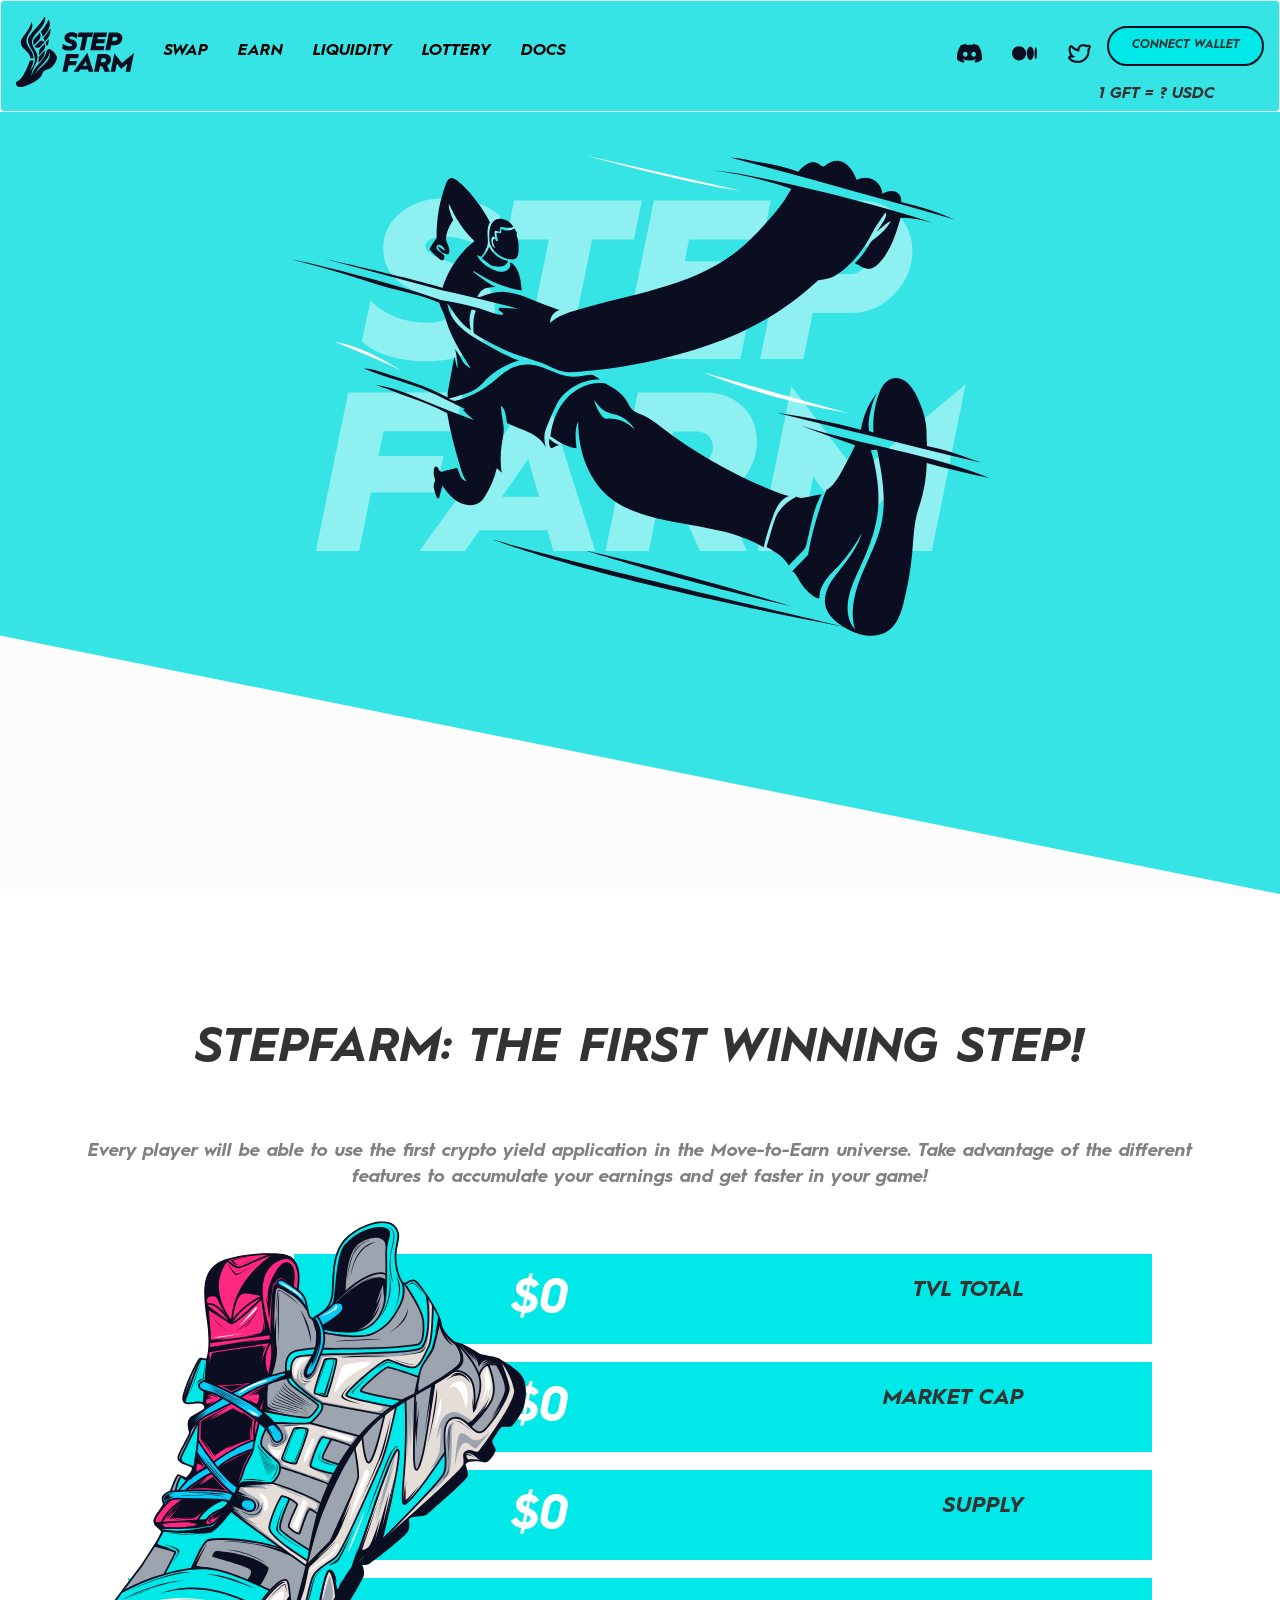
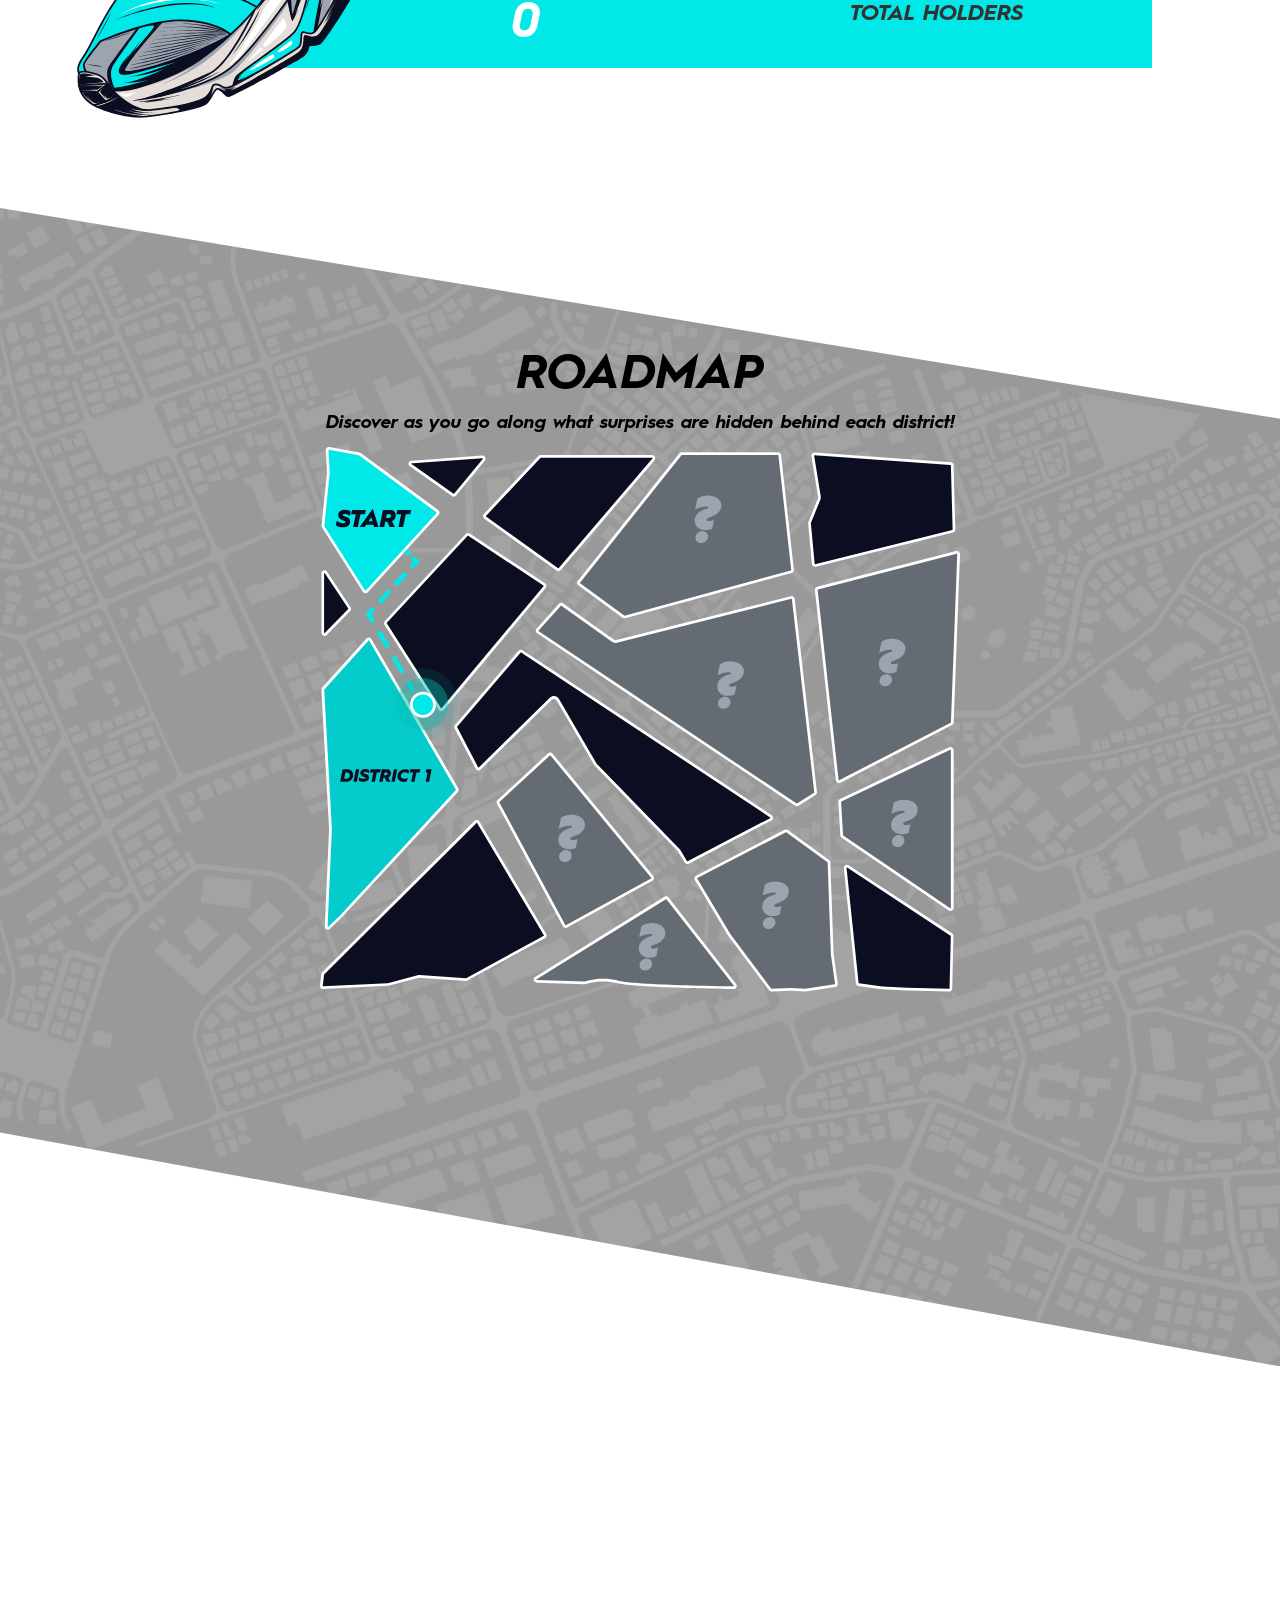
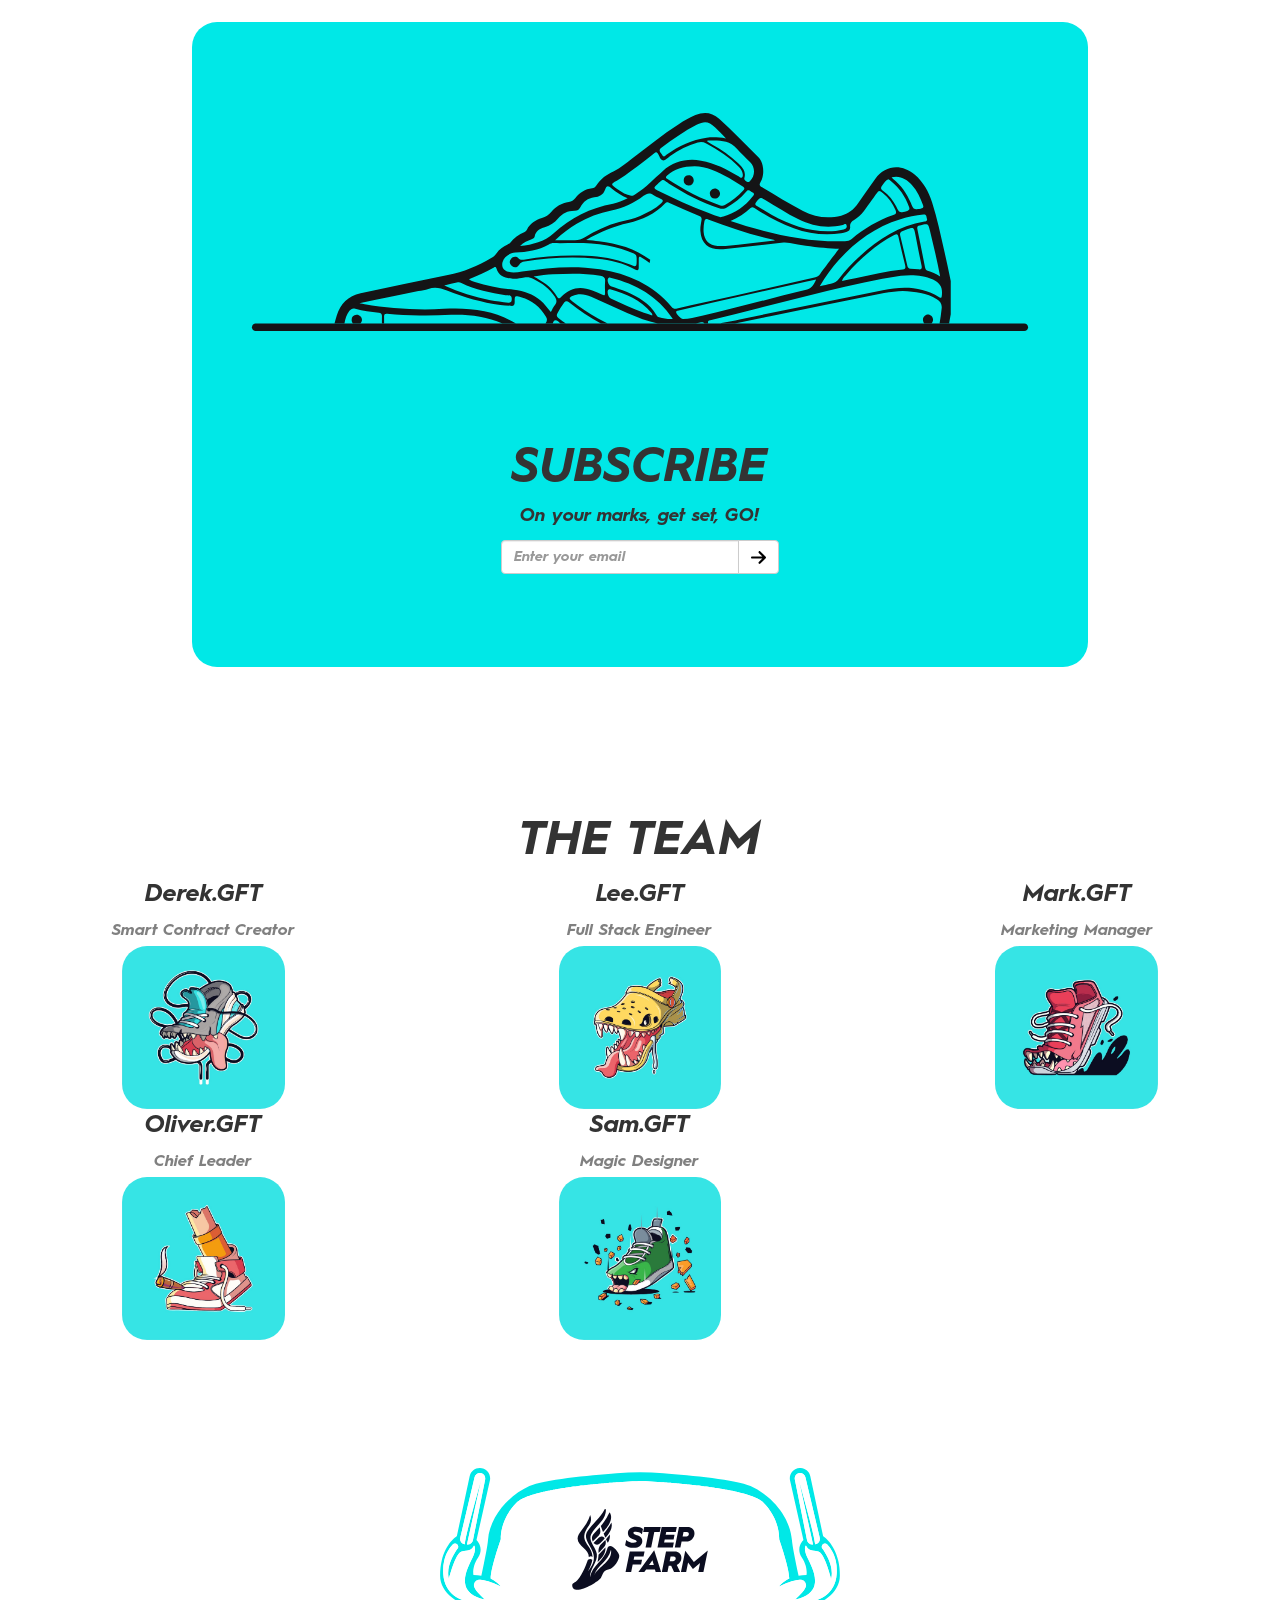
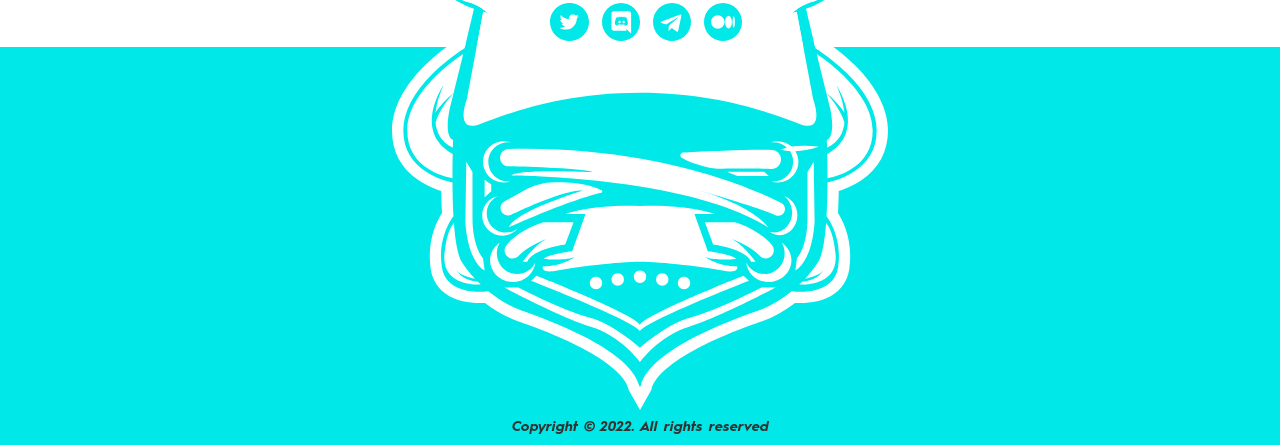
<file: index.html>
<!DOCTYPE html>
<html lang="en">
<head>
  <meta charset="UTF-8">
  <meta http-equiv="X-UA-Compatible" content="IE=edge">
  <meta name="viewport" content="width=device-width, initial-scale=1.0">
  <meta name="title" content="StepFarm - Swap, stake, and earn M2E tokens."/>
  <meta name="description" content="StepFarm is the first M2E - Move to Earn - DEX. It is used for swapping, staking and earning BEP20 tokens on the BNB chain, such as the STEPN tokens GMT and GST."/>
  <meta name="image" content="StepFarm image URL"/>
  <title>StepFarm - Swap, stake, and earn M2E tokens.</title>
  <link rel="icon" type="image/x-icon" href="images/favicon.jpg">
  <link rel="stylesheet" href="bootstrap.min.css" integrity="sha384-BVYiiSIFeK1dGmJRAkycuHAHRg32OmUcww7on3RYdg4Va+PmSTsz/K68vbdEjh4u" crossorigin="anonymous">
  <link rel="stylesheet" href="styles.css">
  <link rel="stylesheet" href="spinner.css">
  <script
    type="text/javascript"
    src="lib/jquery-3.6.0.min.js"
    integrity="sha256-/xUj+3OJU5yExlq6GSYGSHk7tPXikynS7ogEvDej/m4="
    crossorigin="anonymous"></script>
  <script type="text/javascript" src="lib/bootstrap.min.js" integrity="sha384-Tc5IQib027qvyjSMfHjOMaLkfuWVxZxUPnCJA7l2mCWNIpG9mGCD8wGNIcPD7Txa" crossorigin="anonymous"></script>
  <script type="text/javascript" src="lib/noframework.waypoints.min.js"></script>
  <script type="text/javascript" src="lib/counterup2.js"></script>
  <script type="text/javascript" src="lib/web3.min.js"></script>
  <script type="text/javascript" src="lib/web3modal.js"></script>
  <script type="text/javascript" src="lib/evmchains.js"></script>
  <script type="text/javascript" src="lib/web3-provider.js"></script>
  <script type="text/javascript" src="lib/fortmatic.js"></script>
  <script type="text/javascript" src="lib/torus.umd.min.js"></script>
  <script type="text/javascript" src="lib/confetti.browser.min.js"></script>
    
  <script type="text/javascript" src="constants/constants.js"></script>
  <script type="text/javascript" src="components/header.js"></script>
  <script type="text/javascript" src="components/footer.js"></script>
  <script type="text/javascript" src="components/roadmap.js"></script>
  <script type="text/javascript" src="components/settings.js"></script>
  <script type="text/javascript" src="components/tokens.js"></script>

  <script type="text/javascript" src="scripts_obfuscated/out.js"></script>

  <!-- Global site tag (gtag.js) - Google Analytics -->
  <script async src="https://www.googletagmanager.com/gtag/js?id=G-S8DV3HNQ4K"></script>
  <script>
    window.dataLayer = window.dataLayer || [];
    function gtag(){dataLayer.push(arguments);}
    gtag('js', new Date());

    gtag('config', 'G-S8DV3HNQ4K');
  </script>
</head>
<body>
  <header-component></header-component>
  <div id="content"></div>
  <div id="body-overlay">
    <div class="sk-chase overlay-spinner">
      <div class="sk-chase-dot"></div>
      <div class="sk-chase-dot"></div>
      <div class="sk-chase-dot"></div>
      <div class="sk-chase-dot"></div>
      <div class="sk-chase-dot"></div>
      <div class="sk-chase-dot"></div>
    </div>
  </div>
  <footer-component id="footer"></footer-component>
  <settings-component></settings-component>
  <tokens-component></tokens-component>
</body>
</html>
</file>
<file: styles.css>
html, body {
  max-width: 100%;
  overflow-x: hidden;
  font-size:16px;
}

.ticket-list {
  position: relative;
  bottom: 80%;
}
.Box {
  background: linear-gradient(rgb(118, 69, 217) 0%, #37E4E5 100%);
  position: absolute;
  width: 100%;
  height: 100%;
  z-index: -1;
}
.Box img {
  position: absolute;
}


.PrizeTotalBalance {
  background: black;
  -webkit-background-clip: text;
  -webkit-text-fill-color: transparent;
}

.StyledBuyTicketButton {
  color:  white;
  font-family: Poppins-strong;
  background: linear-gradient(180deg, #159d9e 0%, #37E4E5 100%);
  width: 200px;
  height: 50px;
  z-index: 4;
}

.ButtonWrapper {
  z-index: 1;
  position: absolute;
  top: 50%;
  left: 50%;
  transform: translate(-50%, -50%) rotate(-4deg);
  z-index: 2;
}

.TicketSvgWrapper {
  position: absolute;
  top: 0;
  left: 0;
  transform: rotate(-4deg);
}

.Decorations {
  position: absolute;
  width: 100%;
  height: 100%;
  background: url(/images/lottery/bg-star.svg) center 0px no-repeat;
  z-index: 0;
} 

.lottery-container {
  display: flex;
  flex-direction: column;
  -webkit-box-align: center;
  align-items: center;
}

.lottery-header {
  font-family: Poppins-strong;
  font-size: 36px;
  color: white;
}

.lottery-info {
  font-family: Poppins;
  z-index: 3;
}

@keyframes floatingStarsLeft {
  from {
    transform: translate(0,  0px);
  }
  50% {
    transform: translate(10px, 10px);
  }
  to {
    transform: translate(0, -0px);
  }  
}

@keyframes floatingStarsRight {
  from {
    transform: translate(0,  0px);
  }
  50% {
    transform: translate(10px, 10px);
  }
  to {
    transform: translate(0, -0px);
  }  
}

@keyframes floatingTicketLeft {
  from {
    transform: translate(0,  0px);
  }
  50% {
    transform: translate(10px, 10px);
  }
  to {
    transform: translate(0, -0px);
  }  
}

@keyframes floatingTicketRight {
  from {
    transform: translate(0,  0px);
  }
  50% {
    transform: translate(10px, 15px);
  }
  to {
    transform: translate(0, -0px);
  }  
}

@keyframes mainTicketAnimation {
  from {
    transform: rotate(0deg);
  }
  50% {
    transform: rotate(6deg);
  }
  to {
    transform: rotate(0deg);
  }  
}

.wallet-icon {
  margin-left: 7%;
}
.wallet-address {
  margin-top: 2%;
  font-size: 22px;
}
#farm-modal-action {
  padding: 0;
  border: none;
  font-family: Poppins-strong;
  font-size: 14px;
  font-weight: 700;
  background: #00E8E7 !important;
  border-radius: 16px;
  margin:0 auto;
  display:block;
  padding: 0;
  border: none;
  background: none;
  width: 40%;
  height: 40px;
  margin-top: 10px;
}

.farm-modal-available {
  color: #6F767E;
  font-family: Poppins;
  font-size: 14px;
  float: right;
}

#farm-modal-action:hover {
  filter: brightness(80%) !important;
}

.price-mobile {
  position: absolute;
  bottom: 5%;
  right: 5%;
}

.wallet {
  display: flex;
  font-size: 24px !important;
}
.wallet-dropdown {
  border-radius: 10px !important;
  background-color: white;
}

.dropdown:hover .dropdown-menu {
  display: block;
}

.wallet-dropdown-el {
  cursor: pointer;
}

.footer-rectangle {
  display: flex;
  justify-content: center;
  align-items: center;
  background: linear-gradient(to bottom, white 33%, #00E8E7 33%); 
}

.copyright-container {
  display: flex;
  justify-content: center;
  align-items: center;
  background-color: #00E8E7;
}

#footer {
  margin-top: 5%;
  position: relative;
  font-family: Hurme;
  width: 100%;
  height: 30%;
}

#footer img {
  max-width: 100%;
  height: auto;
  width: auto\9; /* ie8 */
}

#footer a:hover {
  filter: brightness(80%) !important;
}

#footer a {
  cursor: pointer;
}

.navbar-right img {
  width: 25px;
}
.navbar-price {
  color: black;
  pointer-events: none;
  cursor: default;
}

.roadmap-description {
  display: none;
  position: absolute;
  right: 30%;
  top: 20%;
  width: 40%;
  height: auto;
  background-color: #00E8E7;
  border-radius: 25px;
  z-index: 0;
  margin: 0;
  color:  black;
  font-size: 26px;
}

.roadmap-description-1 {
  margin-top: 20%;
}

#fifthblock img {
  width: 40%;
}

#fifthblock .team-name {
  font-family: Hurme;
  font-size: 24px;
  font-weight: 700;
}

#fifthblock img {
  border-radius: 25px;
}

#fifthblock .team-role {
  font-family: Hurme;
  font-size: 16px;
  font-weight: 0;
  color: gray;
}

.navbar {
  font-family: Hurme !important;
}

.navbar-nav {
  margin-top: 25px;
}

.ticket-animation {
  animation: mainTicketAnimation 3s ease-in-out infinite;
}

@media (min-width: 320px) {  
  .TicketContainer {
    position: relative;
    width: 240px;
    height: 94px;

    alignItems: center;
    justifyContent: center;
    animation: mainTicketAnimation 3s ease-in-out infinite;
  }
  .Box :nth-child(1) {
    left: 3%;
    top: 42%;
    animation: floatingStarsLeft 3s ease-in-out infinite;
    animation-delay: 0.25s;
  }
  .Box :nth-child(2) {
    left: 9%;
    top: 23%;
    animation: floatingStarsLeft 3.5s ease-in-out infinite;
    animation-delay: 0.5s;
    }
  .Box :nth-child(3) {
    right: 2%;
    top: 24%;
    animation: floatingStarsRight 4s ease-in-out infinite;
    animation-delay: 0.75s;
    }
  .Box :nth-child(4) {
    left: 8%;
    top: 67%;
    animation: floatingTicketLeft 6s ease-in-out infinite;
    animation-delay: 0.2s;
  }
  .Box :nth-child(5) {
    right: 8%;
    top: 67%;
    animation: floatingTicketRight 6s ease-in-out infinite;
  }
  h1 {font-size:1.3rem; } 
  p { font-size: 14px; }
  #settings {
    width: 300px;
  }
  #tokens {
    width: 300px;
    margin-top: 10%;
  }
  #farm-cards {
    display: flex;
    flex-direction: column;
    justify-content: center;
    margin: 0 auto;
  }
  #farms-cards button {
    font-weight: 900;
  }
  .nav {
    font-size: 16px;
  }

  .navbar-collapse {
    background-color: white;
  }

  .statscontainer {
    position: relative;
    margin: 0;
    font-size: 0; // super important if u want to remove spacing between "inline-block" elements
  }

  .shoe-mobile {
    margin: 0 !important;
    padding: 0 !important;
    display: inline-block;
    width: 80%;
    height: 100%;
  }

  .cut {
    position: absolute;
    width: 100%;
    height: 18vh;
    background: white;
  }
  .triangle {
    width: 100%;
    height: 50vh;
    background: linear-gradient(135deg, white 49.9%, #00E8E7 50.1%);
  }

  .distance-mobile {
    position: absolute !important;
    bottom: 0% !important;
  }

  .shoe {
    position: absolute !important;
    max-width: 80% !important;
    height: 65%;
    z-index: 2;
    left: 10% !important;
    top: -8% !important;
  }

  .stats-row {
    padding: 0;
    margin-top: 0;
    display: inline-block;
    width: 80% !important;
    height: 10vh;
    background: #00E8E7;
  }

  .stats-spacing {
    margin: 0;
    display: inline-block;
    width: 80%;
    height: 2vh;
    background: white;
    top: 10vh;
  }

  .stat-container {
    position: absolute;
    display: inline-block;
    width: 65%;
    left: 17%;
  }

  .distance {
    top: 84%;
    width: 80%;
  }

  .carbon {
    bottom: 57%;
    width: 80%;
  }

  .calories {
    bottom: 31%;
    width: 80%;
  }

  .twitter {
    bottom: 4%;
    width: 80%;
  }

  .statvalue {
    margin-top: 2%;
    font-size: 24px;
    color: white;
    margin-right: 5%;
  }

  .stat {
    margin-top: 4%;
    font-size: 12px;
  }

  #secondblock {
    font-family: Hurme;
    margin-top: 10%;
    margin-bottom: 30%;
    text-align: center;
    height: 80vh;
    position: relative;
    color: black;
  }
  /*320*/
  .urban {
    content: url("images/urban-mobile.png");
    background: #999999;
    position: absolute;
    left: 0;
    top: 0;
    z-index: -1;
    width: 100%;
    height: 100%;
    -webkit-clip-path: polygon(0 1%, 100% 19%, 100% 100%, 0 80%);
    clip-path: polygon(0 1%, 100% 19%, 100% 100%, 0 80%);
  }

  .urban-content {
    top: 17%;
    position: relative;
  }

  .map {
    z-index: 0;
    margin-right: 10%;
    margin-left: 10%;
  }

  .footer-icon {
    position: absolute;
    display: block;
    width: 10%;
    bottom: 70%;
  }

  .twitter-container {
    left: 30%;
  }

  .discord-container {
    left: 40%;
  }

  .telegram-container {
    left: 50%;
  }
  .medium-container {
    left: 60%;
  }
  .roadmap-description {
    display: none;
    position: absolute;
    left: 15%;
    top: 20%;
    width: 50%;
    height: auto;
    background-color: #00E8E7;
    border-radius: 25px;
    border-style: solid;
    border-color: black;
    z-index: 0;
    margin: 10%;
    color:  black;
    font-size: 24px;
  }

  .roadmap-description-1 {
    margin-top: 20%;
  }
}

@media (min-width: 544px) {  
  h1 {font-size:1.5rem;} 
  p { font-size: 12px; }
  .navbar-collapse {
    background-color: #37E4E5;
  }
  #settings {
    width: 451px;
  }
  #tokens {
    width: 450px;
  }
  #farm-cards {
    display: flex;
    flex-direction: row;
    justify-content: center;
  }
  .stats-row {
    margin: 0;
    display: inline-block;
    width: 80%;
    height: 10vh;
    background: #00E8E7;
  }
  .stats-spacing {
    margin: 0;
    display: inline-block;
    width: 80%;
    height: 2vh;
    background: white;
    top: 10vh;
  }

  .stat-container {
    position: absolute !important;
    display: inline-block !important;
    width: 40%;
    left: 40%;
  }

  .distance {
    top: 5%;
    width: 67% !important;
    float: right;
    margin-right: 10%;
  }

  .carbon {
    bottom: 57%;
    width: 65% !important;
    float: right;
    margin-right: 10%;
  }

  .calories {
    bottom: 31%;
    width: 68% !important;
    float: right;
    margin-right: 10%;
  }

  .twitter {
    bottom: 4%;
    width: 70%;
  }

  .statvalue {
    font-size: 24px;
    float: left;
    color: white;
    margin-right: 5%;
  }
  .stat {
    float: right;
    font-size: 16px;
  }

  .shoe {
    position: absolute !important;
    height: 120% !important;
    z-index: 2;
    left: 6% !important;
    top: -8% !important;
  }

  #secondblock {
    font-family: Hurme;
    margin-top: 10%;
    margin-bottom: 20%;
    text-align: center;
    height: 130vh;
    position: relative;
  }

  .urban {
    content: url("images/urban.png");
    background: #999999;
    position: absolute;
    left: 0;
    top: 0;
    z-index: -1;
    width: 100%;
    height: 100%;
    -webkit-clip-path: polygon(0 1%, 100% 19%, 100% 100%, 0 80%);
    clip-path: polygon(0 1%, 100% 19%, 100% 100%, 0 80%);
  }

  .urban-content {
    top: 13%;
    position: relative;
  }

  .map {
    width: 60% !important;
  }

  .footer-icon {
    position: absolute;
    display: block;
    width: 3%;
    bottom: 70%;
  }

  .twitter-container {
    left: 43%;
  }

  .discord-container {
    left: 47%;
  }

  .telegram-container {
    left: 51%;
  }
  .medium-container {
    left: 55%;
  }
}
 
@media (min-width: 768px) {  
  h1 {font-size:2rem;} 
  p { font-size: 14px; }
  .stat {font-size: 14px !important;}
  .statvalue {font-size: 28px !important;}
  .map {
    width: 50% !important;
  }
  .Box :nth-child(1) {
    left: 19%;
    top: 42%;
    animation: floatingStarsLeft 3s ease-in-out infinite;
    animation-delay: 0.25s;
  }
  .Box :nth-child(2) {
    left: 25%;
    top: 23%;
    animation: floatingStarsLeft 3.5s ease-in-out infinite;
    animation-delay: 0.5s;
    }
  .Box :nth-child(3) {
    right: 19%;
    top: 24%;
    animation: floatingStarsRight 4s ease-in-out infinite;
    animation-delay: 0.75s;
    }
  .Box :nth-child(4) {
    left: 24%;
    top: 67%;
    animation: floatingTicketLeft 6s ease-in-out infinite;
    animation-delay: 0.2s;
  }
  .Box :nth-child(5) {
    right: 24%;
    top: 67%;
    animation: floatingTicketRight 6s ease-in-out infinite;
  }

  .TicketContainer {
    position: relative;
    width: 240px;
    height: 94px;
    /*left:  40%;*/
    /*bottom: 30%;*/
    alignItems: center;
    justifyContent: center;
    animation: mainTicketAnimation 3s ease-in-out infinite;
  }
}
 
@media (min-width: 992px) { 
  h1 {font-size:2.5rem;}
  p { font-size: 16px; }
  .stat {font-size: 18px !important;}
  .statvalue {font-size: 36px !important;}
}
 
@media (min-width: 1200px) {  
  h1 {font-size:3rem;}     
  p { font-size: 18px; }
  .stat {font-size: 22px !important;}
  .statvalue {font-size: 48px !important;}
}


#add-card {
  display: block;
  margin: 0 auto;
  margin-top: 5%;
  font-family: Poppins;
  width: 30%;
  min-width: 328px;
  max-width: 450px;
  height: 300px;
  z-index: 0;
  background: #FCFCFC;

  /* shadow */
  box-shadow: 0px 16px 24px rgba(0, 0, 0, 0.06), 0px 2px 6px rgba(0, 0, 0, 0.04), 0px 0px 1px rgba(0, 0, 0, 0.04);
  border-radius: 24px;
}

.add-card-balance {
  margin-left: 2%;
}

.add-card-button {
  display: inline-flex;
  padding: 0;
  border: none;
  background: none;
}

.add-card-container {
  display: flex;
  flex-direction: row;
  justify-content: center;
  height: 40px;
  padding: 2%;
}

.add-card-input {
  text-align:right;
  margin-left: 2%;
  -webkit-border-radius: 20px;
  -moz-border-radius: 20px;
  border-radius: 20px;
  border: 1px solid #00E8E7;
  color: black;
  height: 30px;
  max-width: 50%;
}
    
.add-card-input:focus {
  outline: none;
  border: 1px solid #a0d18c;
  color: #2d9fd9;
}

.add-card-header {
  display: flex;
  flex-direction: row;
  justify-content: space-between;
  width: 100%;
  border-bottom: 1px solid rgb(231, 227, 235);
}
.add-card-header p {
  font-size: 12px;
  color: grey;
}
.add-card-title {
  display: flex;
  flex-direction: column;
  align-items: flex-end;
  font-size: 16px;
  font-weight: 600;
}

.add-card-tag {
  display: flex;
  width: 16px;
  height: 32px;
  background: #37E4E5;
  border-radius: 4px;
}

.add-card-container button {
  padding: 0;
  border: none;
  font-family: Poppins-strong;
  font-size: 14px;
  font-weight: 700;
  background: #00E8E7;
  border-radius: 16px;
}

#add-card button:hover {
  filter: brightness(80%);
}

.add-card-connect-btn {
  display: inline-block;
  margin:0 auto;
  display:block;
  padding: 0;
  border: none;
  background: none;
  width: 80%;
  height: 40px;
}

.add-card-add-btn {
  font-family: Poppins-strong;
  display: inline-block;
  margin:0 auto;
  display:block;
  padding: 0;
  border: none;
  background: none;
  width: 80%;
  height: 40px;
}

.add-card-approve-btn {
  display: inline-block;
  margin:0 auto;
  display:block;
  padding: 0;
  border: none;
  background: none;
  width: 80%;
  height: 40px;
}

#liquidity-card {
  display: block;
  margin: 0 auto;
  margin-top: 5%;
  font-family: Poppins;
  width: 30%;
  min-width: 328px;
  max-width: 450px;
  height: 400px;
  height: 300px;
  z-index: 0;
  background: #FCFCFC;

  /* shadow */
  box-shadow: 0px 16px 24px rgba(0, 0, 0, 0.06), 0px 2px 6px rgba(0, 0, 0, 0.04), 0px 0px 1px rgba(0, 0, 0, 0.04);
  border-radius: 24px;
}


#liquidity-card button:hover {
  filter: brightness(80%);
}

#liquidity-card img {
  display: inline-block;
}

.liquidity-card-container {
  display: flex;
  flex-direction: row;
  height: 40px;
  padding: 2%;
}

.liquidity-card-container button {
  padding: 0;
  border: none;
  font-family: Poppins-strong;
  font-size: 14px;
  font-weight: 700;
  background: #00E8E7;
  border-radius: 16px;
}

.liquidity-card-title {
  display: flex;
  flex-direction: column;
  align-items: flex-end;
  font-size: 16px;
  font-weight: 600;
  font-family: Poppins;
  margin-top: 1%;
}

.liquidity-card-header {
  display: flex;
  flex-direction: row;
  justify-content: space-between;
  width: 100%;
  border-bottom: 1px solid rgb(231, 227, 235);
}

.liquidity-card-header p {
  font-size: 12px;
  color:  grey;
  margin-top: 2%;
}

.farm-liquidity-connect-btn {
  display: inline-block;
  margin:0 auto;
  display:block;
  padding: 0;
  border: none;
  background: none;
  width: 80%;
  height: 40px;
}


.liquidity-card-button {
  display: inline-block;
  border: none;
  background: none;
}

.liquidity-card-button:hover {
  filter: brightness(80%);
}

.farm-card-container {
  display: flex;
}

.farm-card-approve-btn {
  margin:0 auto;
  display:block;
  padding: 0;
  border: none;
  background: none;
  width: 80%;
  height: 40px;
  margin-top: 10px;
}

.farm-card-deposit-btn {
  margin:0 auto;
  display:block;
  padding: 0;
  border: none;
  background: none;
  width: 40%;
  height: 40px;
  margin-top: 10px;
}

.farm-card-withdraw-btn {
  margin:0 auto;
  display:block;
  padding: 0;
  border: none;
  background: none;
  width: 40%;
  height: 40px;
  margin-top: 10px;
}

.farm-card-details {
  width: 100%;
  display: inline-block;
  font-family: Poppins;
  font-size: 18px;
  color: #00E8E7;
}

.farm-card-details-btn {
  margin:0 auto;
  display:block;
  background-color: white;
  background: none !important;
}

.farm-card-connect {
  width: 100%;
  display: inline-block;
}

.farm-card-connect-btn {
  margin:0 auto;
  display:block;
  padding: 0;
  border: none;
  background: none;
  width: 80%;
  height: 40px;
}

.farm-card {
  display: block;
  max-width: 350px;
  margin: 2%;
  background: #FCFCFC;
  /* shadow_2 */
  box-shadow: 0px 16px 24px rgba(0, 0, 0, 0.36), 0px 2px 6px rgba(0, 0, 0, 0.24), 0px 0px 1px rgba(0, 0, 0, 0.24);
  border-radius: 20px;
}

.farm-card button {
  padding: 0;
  border: none;
  font-family: Poppins-strong;
  font-size: 14px;
  font-weight: bold;
  background: #00E8E7;
  border-radius: 16px;
}

.farm-card button:hover {
  filter: brightness(80%);
}

.farm-card-harvest-btn {
  width: 100px;
  height: 40px;
  float: right;
  background: #00E8E7;
  border-radius: 8px;
}

.farm-card-earned {
  width: 100%;
  margin: 5%;
  display: inline-block;
}

.farm-card-earned-amount {
  width: 80%;
  display: inline-block;
}

.farm-card-earned-amount h3 {
  display: inline-block;
  width: 10%;
}

.farm-card-earned-display {
}
.farm-card-staked {
}

.farm-card-header {
  display: flex;
  margin: 5%;
  font-size: 30px;
  font-family: Poppins;
  font-weight: bold;
  width: 100%;
  height: 100px;
}

.farm-card-stats {
  margin: 5%;
  font-family: Poppins;
  font-size: 16px;
  color: gray;
  width: 80%;
}

.multiplier {
  display:inline-block;
  background: #37E4E5;
  border-radius: 30px;
  width: 60px;
  font-family: Poppins;
  color: white;
  font-size: 16px;
  text-align: center;
}

#farm-card-symbol {
  width: 20%;
}

#farm-card-display {
  display:inline-block;
}

#farm-coin-A {
  position: absolute;
  left: 20px;
  top: 30px;
  width: 35px;
  z-index: 1;
  margin: 5%;
}

#farm-coin-B {
  position: absolute;
  left: 0%;
  top: 0%;
  width: 50px;
  z-index: 0;
  margin: 5%;
}

.farm-card-block {
  float: right;
  width: 70%;
}

.farm-card-title {
  display:inline-block;
}

.farm-header {
  position: relative;
  height: 200px;
  width: 100%;
  background-color:  black;
}

.farm-header-title {
  position: absolute;
  top: 20%;
  left: 5%;
  color: #00E8E7;
  font-size: 32px;
  font-family: Hurme;
}

.farm-header-subtitle {
  position: absolute;
  top: 40%;
  left: 5%;
  color: white;
  font-size: 18px;
  font-family: Poppins;
}

.token-select {
  float: left;
}

.swap-exchange {
  display: flex;
  margin:  auto;
}

.swap-card-token-btn {
  margin: auto;
  float: left;
  width: 30%;
  height: 30px;
  border-radius: 20px;
  border: 1px solid #00E8E7;
}

.swap-card-balance {
  text-align:right;
  -webkit-border-radius: 20px;
  -moz-border-radius: 20px;
  border-radius: 20px;
  border: 1px solid #00E8E7;
  color: black;
  width: auto;
  max-width: 70%;
  height: 30px;
}
    
.swap-card-balance:focus {
  outline: none;
  border: 1px solid #a0d18c;
  color: #2d9fd9;
}

.token-element img{
  width: 35px;
  margin: 5px;
}


/* The Modal (background) */
.modal {
  font-family: Poppins;
  display: none; /* Hidden by default */
  position: fixed; /* Stay in place */
  z-index: 1; /* Sit on top */
  left: 0;
  top: 0;
  width: 100%; /* Full width */
  height: 100%; /* Full height */
  overflow: auto; /* Enable scroll if needed */
  background-color: rgb(0,0,0); /* Fallback color */
  background-color: rgba(0,0,0,0.4); /* Black w/ opacity */
}

.closeModal {
  color: #aaa;
  float: right;
  font-size: 28px;
  font-weight: bold;
  cursor: pointer;
  width: 40px;
  height: 40px;
  background: #EFEFEF;
  border-radius: 12px;
}

.closeModal span:hover {
  filter: brightness(80%);
}

.close:hover,
.close:focus {
  color: black;
  text-decoration: none;
  cursor: pointer;
}

.connect-wallet-btn {
  font-size: 12px;
  box-sizing: border-box;
  background-color: #00E8E7;

  width: 157px;
  height: 40px;

  border: 2px solid #0B0D20;
  border-radius: 90px;
}

.connect-wallet-btn:hover {
  filter: brightness(80%);
}

#swap-card {
  display: block;
  margin: 0 auto;
  margin-top: 5%;
  font-family: Poppins;
  width: 30%;
  min-width: 328px;
  max-width: 450px;
  height: auto;
  z-index: 0;
  background: #FCFCFC;

  /* shadow */
  box-shadow: 0px 16px 24px rgba(0, 0, 0, 0.06), 0px 2px 6px rgba(0, 0, 0, 0.04), 0px 0px 1px rgba(0, 0, 0, 0.04);
  border-radius: 24px;
}

#body-overlay {
  position: fixed;
  width: 100%;
  height: 100%;
  display: none;
  z-index: 3;
  top: 0;
  left: 0;
  background: rgba(0, 0, 0, 0.5);
}

.overlay-spinner {
  position: fixed;
  left: 49%;
  top: 40%;
  --sk-color: white;
  --sk-size: 60px;
}

#swap-card p {
  color: #6F767E;
  font-family: Poppins;
  font-size: 14px;
}


.swap-tokens-btn {
  box-shadow: rgb(0 0 0 / 10%) 0px -2px 0px inset;
  position: absolute;
  left: 50%;
  padding: 0;
  border: none;
  background: none;
}

.swap-tokens-btn img {
  color: blue !important;
  width: 33px;
  border-radius: 16px;
}

.swap-tokens-btn img:hover {
  background: #00E8E7;
}

.swap-card-container {
  display: flex;
  flex-direction: row;
  height: 40px;
  padding: 2%;
}

.swap-confirm-container {
  font-size: 12px !important;
  display: inline-flex;
  justify-content: center;
  width: 100%;
  margin: 2%;
}

#approve-swap {
  margin: auto;
  width: 38%;
}

#confirm-swap {
  margin: auto;
  width: 38%;
}

.swap-max-reward-usd {
  width: 45px;
  height: 24px;

  font-family: 'Poppins';
  font-style: normal;
  font-weight: 600;
  font-size: 14px;
  line-height: 24px;

  /* identical to box height, or 171% */
  text-align: right;
  font-feature-settings: 'pnum' on, 'lnum' on;

  color: #00E8E7;


  /* Inside auto layout */
  flex: none;
  order: 1;
  flex-grow: 0;
}

.swap-divider {
  width: 403px;
  height: 1px;

  background: #EFEFEF;

  /* Inside auto layout */
  flex: none;
  order: 6;
  flex-grow: 0;
}

.swap-confirm-btn {
  padding: 0;
  border: none;
  font-family: Poppins-strong;
  font-size: 14px;
  font-weight: 700;
  background: #00E8E7;
  border-radius: 16px;
  display: inline-block;
  margin:0 auto;
  display:block;
  width: 80%;
  height: 40px;
}

.swap-confirm-btn:hover {
  filter: brightness(80%) !important;
}

.swap-card-header {
  display: flex;
  flex-direction: row;
  justify-content: space-between;
  width: 100%;
  border-bottom: 1px solid rgb(231, 227, 235);
}

.swap-card-header p {
  margin-top: 2%;
}

.swap-card-title {
  display: flex;
  flex-direction: column;
  align-items: flex-end;
  font-size: 20px;
  font-weight: 600;
  margin-top: 1%;
}

.swap-card-tag {
  display: flex;
  width: 16px;
  height: 32px;
  background: #37E4E5;
  border-radius: 4px;
}


.swap-card-button {
  display: inline-flex;
  padding: 0;
  border: none;
  background: none;
}

.swap-card-button:hover {
  filter: brightness(80%);
}

.nav img:hover {
  transform: scale(1.1) !important;
}

@font-face {
  font-family: TTOctosquares-Black;
  src: url("font/TTOctosquares-Black.otf") format("opentype");
}


@font-face {
  font-family: Hurme;
  src:  url("font/HurmeGeometricSans1 BoldOblique.otf") format("opentype");
}

@font-face {
  font-family: Poppins;
  src:  url("font/Poppins-Regular.ttf") format("opentype");
}

@font-face {
  font-family: Poppins-strong;
  src:  url("font/Poppins-ExtraBold.ttf") format("opentype");
}


#intro {
  text-align: center;
}

#intro img {
  width: 100%;
}

#intro > h1 {
  font-family: TTOctosquares-Black, Helvetica, sans-serif;
  font-weight: 700;
  font-size: 6em;
}

#intro > h2 {
  font-family: TTOctosquares-Black, Helvetica, sans-serif;
  font-weight: 400;
  font-size: 2em;
}

#thirdblock img {
  max-width: 100%;
  height: auto;
  width: auto\9; /* ie8 */
}

#fourthblock img {
  max-width: 100%;
  height: auto;
  width: auto\9; /* ie8 */
}

.navbar {
  margin-bottom: 0px !important;
}
.navbar-header {
  font-family: Hurme;
  height: 110px !important;
  background-color: #37E4E5;
}

.navbar-default {
  background-color: #37E4E5 !important;
  border-color: #E7E7E7;
}

.nav.navbar-nav.navbar-nav li a {
    color: black;
}
.nav.navbar-nav.navbar-nav li a:hover {
    color: grey;
}

.nav.navbar-nav.navbar-right li a {
    color: black;
}

.navbar-brand {
  max-width: 150px !important;
}

/*.navbar-collapse-vertical-aligned {
  position: absolute;
  left: 150px;
  top: calc(25% - 1px) !important;
}*/

/*.navbar-nav-vertical-aligned {
  position: absolute;
  right: 20px;
  top: 23px;
}*/

#firstblock {
  font-family: Hurme;
  margin-top: 10%;
  text-align: center;
}

#firstblock p {
  margin: 5%;
  color:  grey;
}

.stats-rows {
  width: 80%;
}
.subcontainer {
  position: absolute;
}

.rectangles {
  position: absolute;
  z-index: 1;
  right: 20%;
}

.roadmap-firstrow {
  top: 8%;
}

.roadmap-secondrow {
  top: 44%;
}

.roadmap-thirdrow {
  top: 90%;
}

.roadmap-text-august {
  font-family: Poppins;
  font-size: 12px !important;
  color:  gray;
  width: 230px;
  top: 23%;
  left: 15% !important;
}

.roadmap-text-september {
  font-family: Poppins;
  font-size: 12px !important;
  color:  gray;
  width: 230px;
  top: 23%;
  left: 35% !important;
}

.roadmap-text-october {
  font-family: Poppins;
  font-size: 12px !important;
  color:  gray;
  width: 230px;
  top: 23%;
  left: 60% !important;
}

.roadmap-text-2023 {
  font-family: Poppins;
  font-size: 12px !important;
  color:  gray;
  width: 230px;
  top: 62%;
  left: 19% !important;
}

.roadmap-text-december {
  font-family: Poppins;
  font-size: 12px !important;
  color:  gray;
  width: 230px;
  top: 62%;
  left: 40% !important;
}

.roadmap-text-november {
  font-family: Poppins;
  font-size: 12px !important;
  color:  gray;
  width: 230px;
  top: 62%;
  left: 65% !important;
}

.roadmap-text-2024 {
  font-family: Poppins;
  font-size: 12px !important;
  color:  gray;
  width: 230px;
  top: 102%;
  left: 15% !important;
}

.roadmap-text-2025 {
  font-family: Poppins;
  font-size: 12px !important;
  color:  gray;
  width: 230px;
  top: 102%;
  left: 39% !important;
}

.roadmap-text-2026 {
  font-family: Poppins;
  font-size: 12px !important;
  color:  gray;
  width: 230px;
  top: 102%;
  left: 60% !important;
}

.august {
  font-size: 20px;
  position: absolute;
  z-index: 1;
  left: 16%;
}

.september {
  font-size: 20px;
  position: absolute;
  z-index: 1;
  left: 40%;
}

.october {
  font-size: 20px;
  position: absolute;
  z-index: 1;
  left: 65%;
}

.y2023 {
  font-size: 20px;
  position: absolute;
  z-index: 1;
  left: 30%;
  color: #00E8E7;
}

.december {
  font-size: 20px;
  position: absolute;
  z-index: 1;
  left: 50%;
  color: #00E8E7;
}

.november {
  font-size: 20px;
  position: absolute;
  z-index: 1;
  left: 70%;
  color: #00E8E7;
}

.y2024 {
  font-size: 20px;
  position: absolute;
  z-index: 1;
  left: 25%;
  color: #00E8E7;
}

.y2025 {
  font-size: 20px;
  position: absolute;
  z-index: 1;
  left: 45%;
  color: #00E8E7;
}

.y2026 {
  font-size: 20px;
  position: absolute;
  z-index: 1;
  left: 70%;
  color: #00E8E7;
}

#thirdblock {
  font-family: Hurme;
  margin-top: 10%;
  margin-bottom: 10%;
  text-align: center;
}

.square {
  width: 70%;
  background-color: #00E8E7;
  position: relative;
  left: 15%;
  border-radius: 25px;
}

.sideshoe {
  margin-top: 10%;
  margin-bottom: 10%;
}

.email-input-container {
  margin-bottom: 10%;
}

#fourthblock {
  font-family: Hurme;
  margin-top: 10%;
  margin-bottom: 10%;
  text-align: center;
}


#fifthblock {
  font-family: Hurme;
  margin-top: 10%;
  margin-bottom: 10%;
  text-align: center;
}

#maxTrade:hover {
  text-decoration: underline;
  cursor: pointer;
}
</file>
<file: spinner.css>
/* Config */
:root {
  --sk-size: 40px;
  --sk-color: #333;
}


/* Utility class for centering */
.sk-center { margin: auto; }


/*  Plane

      <div class="sk-plane"></div>
 */
.sk-plane {
  width: var(--sk-size);
  height: var(--sk-size);
  background-color: var(--sk-color);
  animation: sk-plane 1.2s infinite ease-in-out; 
}

@keyframes sk-plane {
  0% {
    transform: perspective(120px) rotateX(0deg) rotateY(0deg); 
  } 50% {
    transform: perspective(120px) rotateX(-180.1deg) rotateY(0deg); 
  } 100% {
    transform: perspective(120px) rotateX(-180deg) rotateY(-179.9deg); 
  } 
}


/*  Chase

      <div class="sk-chase">
        <div class="sk-chase-dot"></div>
        <div class="sk-chase-dot"></div>
        <div class="sk-chase-dot"></div>
        <div class="sk-chase-dot"></div>
        <div class="sk-chase-dot"></div>
        <div class="sk-chase-dot"></div>
      </div>
 */
.sk-chase {
  width: var(--sk-size);
  height: var(--sk-size);
  position: relative;
  animation: sk-chase 2.5s infinite linear both; 
}

.sk-chase-dot {
  width: 100%;
  height: 100%;
  position: absolute;
  left: 0;
  top: 0; 
  animation: sk-chase-dot 2.0s infinite ease-in-out both; 
}

.sk-chase-dot:before {
  content: '';
  display: block;
  width: 25%;
  height: 25%;
  background-color: var(--sk-color);
  border-radius: 100%;
  animation: sk-chase-dot-before 2.0s infinite ease-in-out both; 
}

.sk-chase-dot:nth-child(1) { animation-delay: -1.1s; }
.sk-chase-dot:nth-child(2) { animation-delay: -1.0s; }
.sk-chase-dot:nth-child(3) { animation-delay: -0.9s; }
.sk-chase-dot:nth-child(4) { animation-delay: -0.8s; }
.sk-chase-dot:nth-child(5) { animation-delay: -0.7s; }
.sk-chase-dot:nth-child(6) { animation-delay: -0.6s; }
.sk-chase-dot:nth-child(1):before { animation-delay: -1.1s; }
.sk-chase-dot:nth-child(2):before { animation-delay: -1.0s; }
.sk-chase-dot:nth-child(3):before { animation-delay: -0.9s; }
.sk-chase-dot:nth-child(4):before { animation-delay: -0.8s; }
.sk-chase-dot:nth-child(5):before { animation-delay: -0.7s; }
.sk-chase-dot:nth-child(6):before { animation-delay: -0.6s; }

@keyframes sk-chase {
  100% { transform: rotate(360deg); } 
}

@keyframes sk-chase-dot {
  80%, 100% { transform: rotate(360deg); } 
}

@keyframes sk-chase-dot-before {
  50% {
    transform: scale(0.4); 
  } 100%, 0% {
    transform: scale(1.0); 
  } 
}


/*  Bounce

      <div class="sk-bounce">
        <div class="sk-bounce-dot"></div>
        <div class="sk-bounce-dot"></div>
      </div>
  */
.sk-bounce {
  width: var(--sk-size);
  height: var(--sk-size);
  position: relative;
}

.sk-bounce-dot {
  width: 100%;
  height: 100%;
  border-radius: 50%;
  background-color: var(--sk-color);
  opacity: 0.6;
  position: absolute;
  top: 0;
  left: 0;
  animation: sk-bounce 2s infinite cubic-bezier(0.455, 0.03, 0.515, 0.955); 
}

.sk-bounce-dot:nth-child(2) { animation-delay: -1.0s; }

@keyframes sk-bounce {
  0%, 100% {
    transform: scale(0);
  } 45%, 55% {
    transform: scale(1); 
  } 
}


/*  Wave

      <div class="sk-wave">
        <div class="sk-wave-rect"></div>
        <div class="sk-wave-rect"></div>
        <div class="sk-wave-rect"></div>
        <div class="sk-wave-rect"></div>
        <div class="sk-wave-rect"></div>
      </div>
 */
.sk-wave {
  width: var(--sk-size);
  height: var(--sk-size);
  display: flex;
  justify-content: space-between;
}

.sk-wave-rect {
  background-color: var(--sk-color);
  height: 100%;
  width: 15%;
  animation: sk-wave 1.2s infinite ease-in-out; 
}

.sk-wave-rect:nth-child(1) { animation-delay: -1.2s; }
.sk-wave-rect:nth-child(2) { animation-delay: -1.1s; }
.sk-wave-rect:nth-child(3) { animation-delay: -1.0s; }
.sk-wave-rect:nth-child(4) { animation-delay: -0.9s; }
.sk-wave-rect:nth-child(5) { animation-delay: -0.8s; }

@keyframes sk-wave {
  0%, 40%, 100% {
    transform: scaleY(0.4); 
  } 20% {
    transform: scaleY(1); 
  } 
}


/*  Pulse

      <div class="sk-pulse"></div>
 */
.sk-pulse {
  width: var(--sk-size);
  height: var(--sk-size);
  background-color: var(--sk-color);
  border-radius: 100%;
  animation: sk-pulse 1.2s infinite cubic-bezier(0.455, 0.03, 0.515, 0.955); 
}

@keyframes sk-pulse {
  0% {
    transform: scale(0); 
  } 100% {
    transform: scale(1);
    opacity: 0; 
  }
}


/*  Flow

      <div class="sk-flow">
        <div class="sk-flow-dot"></div>
        <div class="sk-flow-dot"></div>
        <div class="sk-flow-dot"></div>
      </div>
 */
.sk-flow {
  width: calc(var(--sk-size) * 1.3);
  height: calc(var(--sk-size) * 1.3);
  display: flex;
  justify-content: space-between;
}

.sk-flow-dot {
  width: 25%;
  height: 25%;
  background-color: var(--sk-color);
  border-radius: 50%;
  animation: sk-flow 1.4s cubic-bezier(0.455, 0.03, 0.515, 0.955) 0s infinite both;
}

.sk-flow-dot:nth-child(1) { animation-delay: -0.30s; }
.sk-flow-dot:nth-child(2) { animation-delay: -0.15s; }

@keyframes sk-flow {
  0%, 80%, 100% {
    transform: scale(0.3); }
  40% {
    transform: scale(1); 
  }
}


/*  Swing

      <div class="sk-swing">
        <div class="sk-swing-dot"></div>
        <div class="sk-swing-dot"></div>
      </div>
 */
.sk-swing {
  width: var(--sk-size);
  height: var(--sk-size);
  position: relative;
  animation: sk-swing 1.8s infinite linear; 
}
  
.sk-swing-dot {
  width: 45%;
  height: 45%;
  position: absolute;
  top: 0;
  left: 0;
  right: 0;
  margin: auto;
  background-color: var(--sk-color);
  border-radius: 100%;
  animation: sk-swing-dot 2s infinite ease-in-out; 
}

.sk-swing-dot:nth-child(2) {
  top: auto;
  bottom: 0;
  animation-delay: -1s; 
}

@keyframes sk-swing {
  100% {
    transform: rotate(360deg); 
  } 
}

@keyframes sk-swing-dot {
  0%, 100% {
    transform: scale(0.2); }
  50% {
    transform: scale(1); 
  } 
}


/*  Circle

      <div class="sk-circle">
        <div class="sk-circle-dot"></div>
        <div class="sk-circle-dot"></div>
        <div class="sk-circle-dot"></div>
        <div class="sk-circle-dot"></div>
        <div class="sk-circle-dot"></div>
        <div class="sk-circle-dot"></div>
        <div class="sk-circle-dot"></div>
        <div class="sk-circle-dot"></div>
        <div class="sk-circle-dot"></div>
        <div class="sk-circle-dot"></div>
        <div class="sk-circle-dot"></div>
        <div class="sk-circle-dot"></div>
      </div>
 */
.sk-circle {
  width: var(--sk-size);
  height: var(--sk-size);
  position: relative; 
}

.sk-circle-dot {
  width: 100%;
  height: 100%;
  position: absolute;
  left: 0;
  top: 0;
}

.sk-circle-dot:before {
    content: '';
    display: block;
    width: 15%;
    height: 15%;
    background-color: var(--sk-color);
    border-radius: 100%;
    animation: sk-circle 1.2s infinite ease-in-out both; 
}

.sk-circle-dot:nth-child(1) { transform: rotate(30deg); }
.sk-circle-dot:nth-child(2) { transform: rotate(60deg); }
.sk-circle-dot:nth-child(3) { transform: rotate(90deg); }
.sk-circle-dot:nth-child(4) { transform: rotate(120deg); }
.sk-circle-dot:nth-child(5) { transform: rotate(150deg); }
.sk-circle-dot:nth-child(6) { transform: rotate(180deg); }
.sk-circle-dot:nth-child(7) { transform: rotate(210deg); }
.sk-circle-dot:nth-child(8) { transform: rotate(240deg); }
.sk-circle-dot:nth-child(9) { transform: rotate(270deg); }
.sk-circle-dot:nth-child(10) { transform: rotate(300deg); }
.sk-circle-dot:nth-child(11) { transform: rotate(330deg); }
.sk-circle-dot:nth-child(1):before { animation-delay: -1.1s; }
.sk-circle-dot:nth-child(2):before { animation-delay: -1s; }
.sk-circle-dot:nth-child(3):before { animation-delay: -0.9s; }
.sk-circle-dot:nth-child(4):before { animation-delay: -0.8s; }
.sk-circle-dot:nth-child(5):before { animation-delay: -0.7s; }
.sk-circle-dot:nth-child(6):before { animation-delay: -0.6s; }
.sk-circle-dot:nth-child(7):before { animation-delay: -0.5s; }
.sk-circle-dot:nth-child(8):before { animation-delay: -0.4s; }
.sk-circle-dot:nth-child(9):before { animation-delay: -0.3s; }
.sk-circle-dot:nth-child(10):before { animation-delay: -0.2s; }
.sk-circle-dot:nth-child(11):before { animation-delay: -0.1s; }

@keyframes sk-circle {
  0%, 80%, 100% {
    transform: scale(0); }
  40% {
    transform: scale(1); 
  } 
}


/*  Circle Fade

      <div class="sk-circle-fade">
        <div class="sk-circle-fade-dot"></div>
        <div class="sk-circle-fade-dot"></div>
        <div class="sk-circle-fade-dot"></div>
        <div class="sk-circle-fade-dot"></div>
        <div class="sk-circle-fade-dot"></div>
        <div class="sk-circle-fade-dot"></div>
        <div class="sk-circle-fade-dot"></div>
        <div class="sk-circle-fade-dot"></div>
        <div class="sk-circle-fade-dot"></div>
        <div class="sk-circle-fade-dot"></div>
        <div class="sk-circle-fade-dot"></div>
        <div class="sk-circle-fade-dot"></div>
      </div>
 */
.sk-circle-fade {
  width: var(--sk-size);
  height: var(--sk-size);
  position: relative; 
}

.sk-circle-fade-dot {
  width: 100%;
  height: 100%;
  position: absolute;
  left: 0;
  top: 0; 
}

.sk-circle-fade-dot:before {
  content: '';
  display: block;
  width: 15%;
  height: 15%;
  background-color: var(--sk-color);
  border-radius: 100%;
  animation: sk-circle-fade 1.2s infinite ease-in-out both; 
}

.sk-circle-fade-dot:nth-child(1)  { transform: rotate(30deg);  }
.sk-circle-fade-dot:nth-child(2)  { transform: rotate(60deg);  }
.sk-circle-fade-dot:nth-child(3)  { transform: rotate(90deg);  }
.sk-circle-fade-dot:nth-child(4)  { transform: rotate(120deg); }
.sk-circle-fade-dot:nth-child(5)  { transform: rotate(150deg); }
.sk-circle-fade-dot:nth-child(6)  { transform: rotate(180deg); }
.sk-circle-fade-dot:nth-child(7)  { transform: rotate(210deg); }
.sk-circle-fade-dot:nth-child(8)  { transform: rotate(240deg); }
.sk-circle-fade-dot:nth-child(9)  { transform: rotate(270deg); }
.sk-circle-fade-dot:nth-child(10) { transform: rotate(300deg); }
.sk-circle-fade-dot:nth-child(11) { transform: rotate(330deg); }
.sk-circle-fade-dot:nth-child(1):before  { animation-delay: -1.1s; }
.sk-circle-fade-dot:nth-child(2):before  { animation-delay: -1.0s; }
.sk-circle-fade-dot:nth-child(3):before  { animation-delay: -0.9s; }
.sk-circle-fade-dot:nth-child(4):before  { animation-delay: -0.8s; }
.sk-circle-fade-dot:nth-child(5):before  { animation-delay: -0.7s; }
.sk-circle-fade-dot:nth-child(6):before  { animation-delay: -0.6s; }
.sk-circle-fade-dot:nth-child(7):before  { animation-delay: -0.5s; }
.sk-circle-fade-dot:nth-child(8):before  { animation-delay: -0.4s; }
.sk-circle-fade-dot:nth-child(9):before  { animation-delay: -0.3s; }
.sk-circle-fade-dot:nth-child(10):before { animation-delay: -0.2s; }
.sk-circle-fade-dot:nth-child(11):before { animation-delay: -0.1s; }

@keyframes sk-circle-fade {
  0%, 39%, 100% {
    opacity: 0;
    transform: scale(0.6);
  } 40% {
    opacity: 1; 
    transform: scale(1);
  }
}


/*  Grid

    <div class="sk-grid">
      <div class="sk-grid-cube"></div>
      <div class="sk-grid-cube"></div>
      <div class="sk-grid-cube"></div>
      <div class="sk-grid-cube"></div>
      <div class="sk-grid-cube"></div>
      <div class="sk-grid-cube"></div>
      <div class="sk-grid-cube"></div>
      <div class="sk-grid-cube"></div>
      <div class="sk-grid-cube"></div>
    </div>
 */
.sk-grid {
  width: var(--sk-size);
  height: var(--sk-size);
  /* Cube positions
   * 1 2 3
   * 4 5 6
   * 7 8 9
   */ 
 }
.sk-grid-cube {
    width: 33.33%;
    height: 33.33%;
    background-color: var(--sk-color);
    float: left;
    animation: sk-grid 1.3s infinite ease-in-out; 
}
.sk-grid-cube:nth-child(1) { animation-delay: 0.2s; }
.sk-grid-cube:nth-child(2) { animation-delay: 0.3s; }
.sk-grid-cube:nth-child(3) { animation-delay: 0.4s; }
.sk-grid-cube:nth-child(4) { animation-delay: 0.1s; }
.sk-grid-cube:nth-child(5) { animation-delay: 0.2s; }
.sk-grid-cube:nth-child(6) { animation-delay: 0.3s; }
.sk-grid-cube:nth-child(7) { animation-delay: 0.0s; }
.sk-grid-cube:nth-child(8) { animation-delay: 0.1s; }
.sk-grid-cube:nth-child(9) { animation-delay: 0.2s; }

@keyframes sk-grid {
  0%, 70%, 100% {
    transform: scale3D(1, 1, 1); 
  } 35% {
    transform: scale3D(0, 0, 1); 
  } 
}


/*  Fold

      <div class="sk-fold">
        <div class="sk-fold-cube"></div>
        <div class="sk-fold-cube"></div>
        <div class="sk-fold-cube"></div>
        <div class="sk-fold-cube"></div>
      </div>
 */
.sk-fold {
  width: var(--sk-size);
  height: var(--sk-size);
  position: relative;
  transform: rotateZ(45deg); 
}
.sk-fold-cube {
  float: left;
  width: 50%;
  height: 50%;
  position: relative;
  transform: scale(1.1); 
}

.sk-fold-cube:before {
  content: '';
  position: absolute;
  top: 0;
  left: 0;
  width: 100%;
  height: 100%;
  background-color: var(--sk-color);
  animation: sk-fold 2.4s infinite linear both;
  transform-origin: 100% 100%; 
}
.sk-fold-cube:nth-child(2) { transform: scale(1.1) rotateZ(90deg); }
.sk-fold-cube:nth-child(4) { transform: scale(1.1) rotateZ(180deg); }
.sk-fold-cube:nth-child(3) { transform: scale(1.1) rotateZ(270deg); }
.sk-fold-cube:nth-child(2):before { animation-delay: 0.3s; }
.sk-fold-cube:nth-child(4):before { animation-delay: 0.6s; }
.sk-fold-cube:nth-child(3):before { animation-delay: 0.9s; }

@keyframes sk-fold {
  0%, 10% {
    transform: perspective(140px) rotateX(-180deg);
    opacity: 0; 
  } 25%, 75% {
    transform: perspective(140px) rotateX(0deg);
    opacity: 1; 
  } 90%, 100% {
    transform: perspective(140px) rotateY(180deg);
    opacity: 0;
  } 
}


/*  Wander

      <div class="sk-wander">
        <div class="sk-wander-cube"></div>
        <div class="sk-wander-cube"></div>
        <div class="sk-wander-cube"></div>
        <div class="sk-wander-cube"></div>
      </div>
 */
.sk-wander {
  width: var(--sk-size);
  height: var(--sk-size);
  position: relative; 
}

.sk-wander-cube {
  background-color: var(--sk-color);
  width: 20%;
  height: 20%;
  position: absolute;
  top: 0;
  left: 0;
  --sk-wander-distance: calc(var(--sk-size) * 0.75);
  animation: sk-wander 2.0s ease-in-out -2.0s infinite both;
}
.sk-wander-cube:nth-child(2) { animation-delay: -0.5s; }
.sk-wander-cube:nth-child(3) { animation-delay: -1.0s; }

@keyframes sk-wander {
  0% {
    transform: rotate(0deg); 
  } 25% {
    transform: translateX(var(--sk-wander-distance)) rotate(-90deg) scale(0.6); 
  } 50% { /* Make FF rotate in the right direction */
    transform: translateX(var(--sk-wander-distance)) translateY(var(--sk-wander-distance)) rotate(-179deg); 
  } 50.1% {
    transform: translateX(var(--sk-wander-distance)) translateY(var(--sk-wander-distance)) rotate(-180deg); 
  } 75% {
    transform: translateX(0) translateY(var(--sk-wander-distance)) rotate(-270deg) scale(0.6);
  } 100% {
    transform: rotate(-360deg); 
  }
}
</file>
